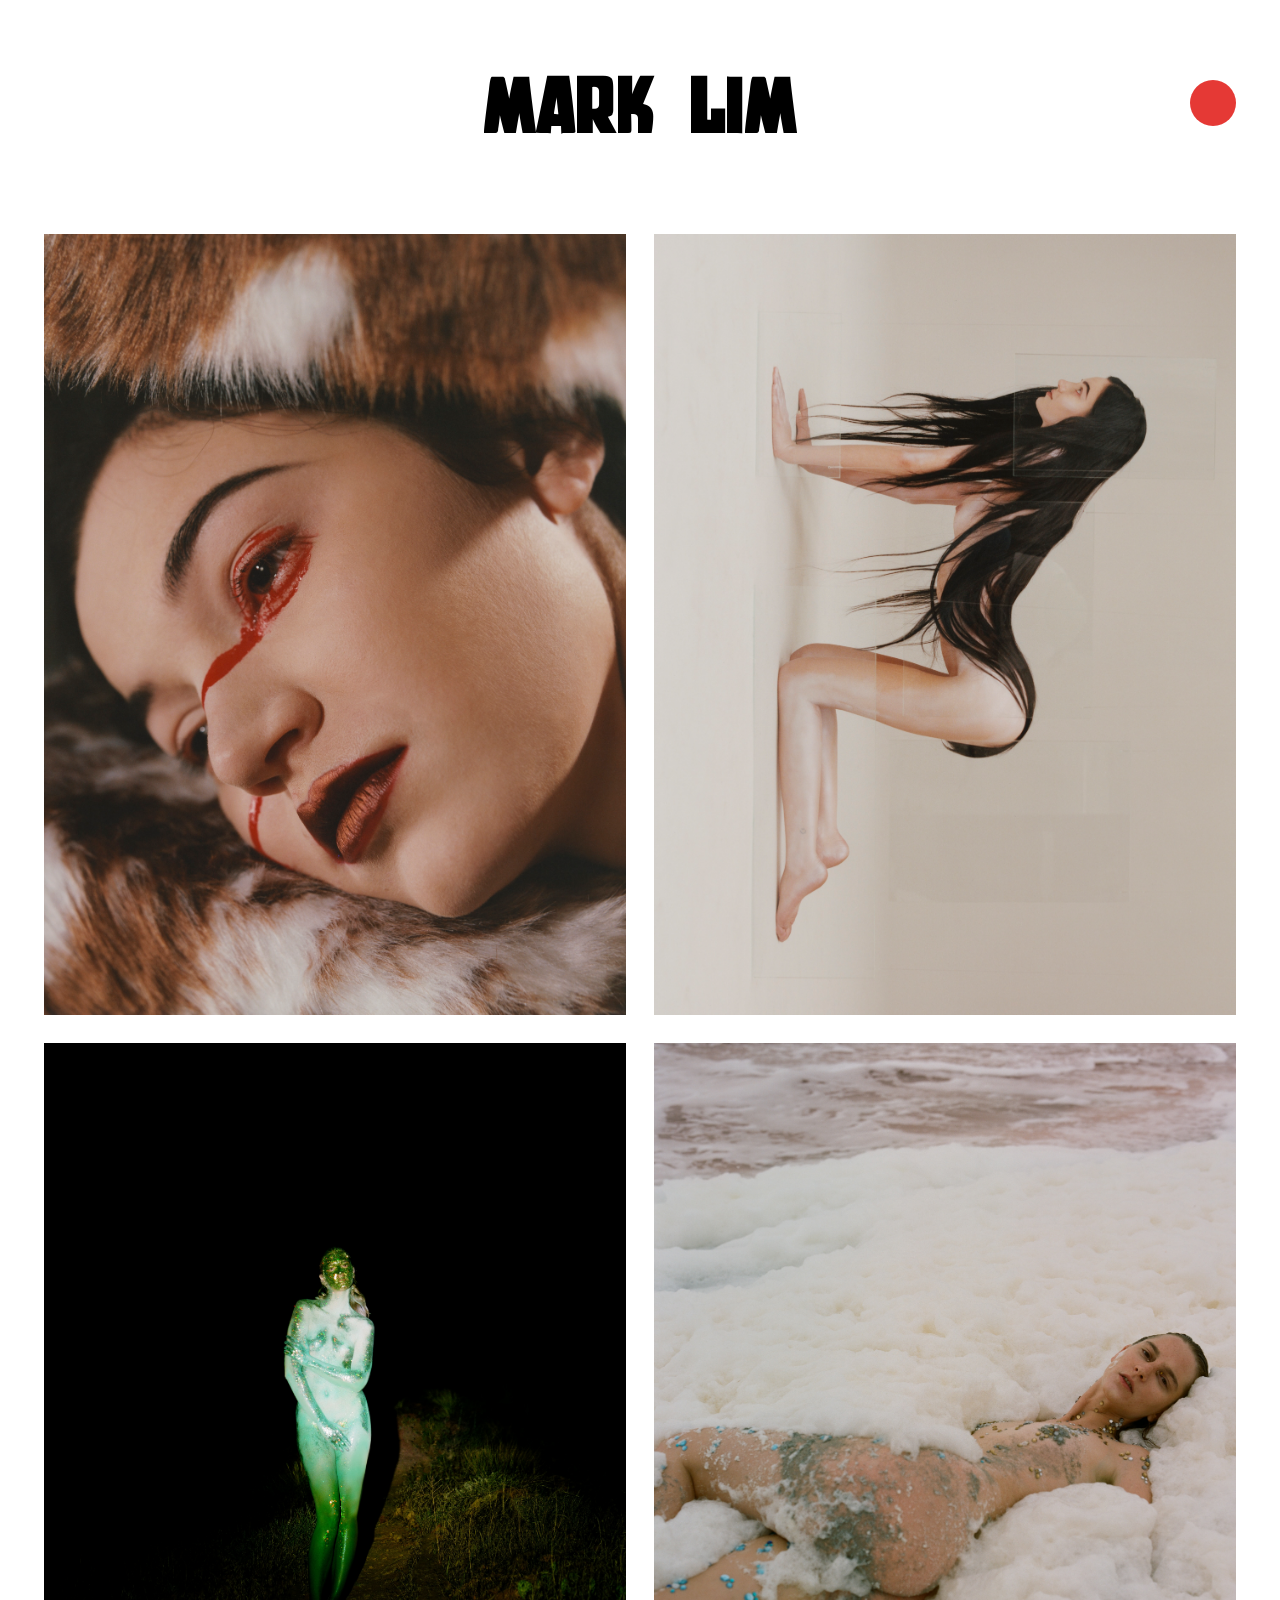
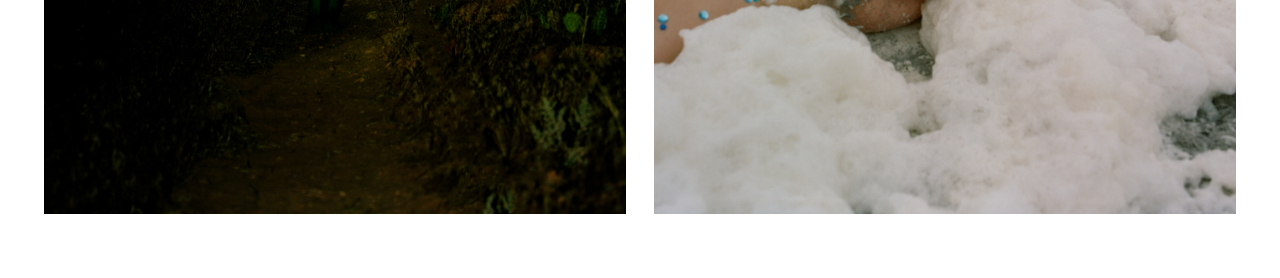
<file: index.html>
<!doctype html>
<html lang="en">
  <head>
    <meta charset="utf-8" />
    <meta name="viewport" content="width=device-width,initial-scale=1" />
    <title>Mark Lim — Work</title>
    <link rel="stylesheet" href="./css/styles.css" />
  </head>
  <body>
    <div class="page">
      <header class="site-header">
        <h1 class="brand">MARK LIM</h1>

        <button
          class="menu-btn"
          type="button"
          aria-label="Open menu"
          data-menu-btn
        >
          <span class="bar" aria-hidden="true"></span>
        </button>
      </header>

      <main class="main">
        <section class="work-grid" aria-label="Selected work">
          <figure>
            <img src="./assets/img/image 1 left.jpg" alt="Work image 1" />
          </figure>
          <figure>
            <img src="./assets/img/image 1 right.jpg" alt="Work image 2" />
          </figure>
          <figure>
            <img src="./assets/img/image 2 left.jpg" alt="Work image 3" />
          </figure>
          <figure>
            <img src="./assets/img/image 2 right.jpg" alt="Work image 4" />
          </figure>
        </section>
      </main>
    </div>

    <!-- Menu Overlay -->
    <div class="menu-overlay" data-menu-overlay aria-hidden="true">
      <div class="menu-inner">
        <nav class="menu-links" aria-label="Main navigation">
          <a href="./about.html">ABOUT</a>
          <a href="./index.html">WORK</a>
          <a href="./reel.html">REEL</a>
          <a href="./contact.html">CONTACT</a>
        </nav>
      </div>
    </div>

    <script src="./js/menu.js"></script>
  </body>
</html>
</file>
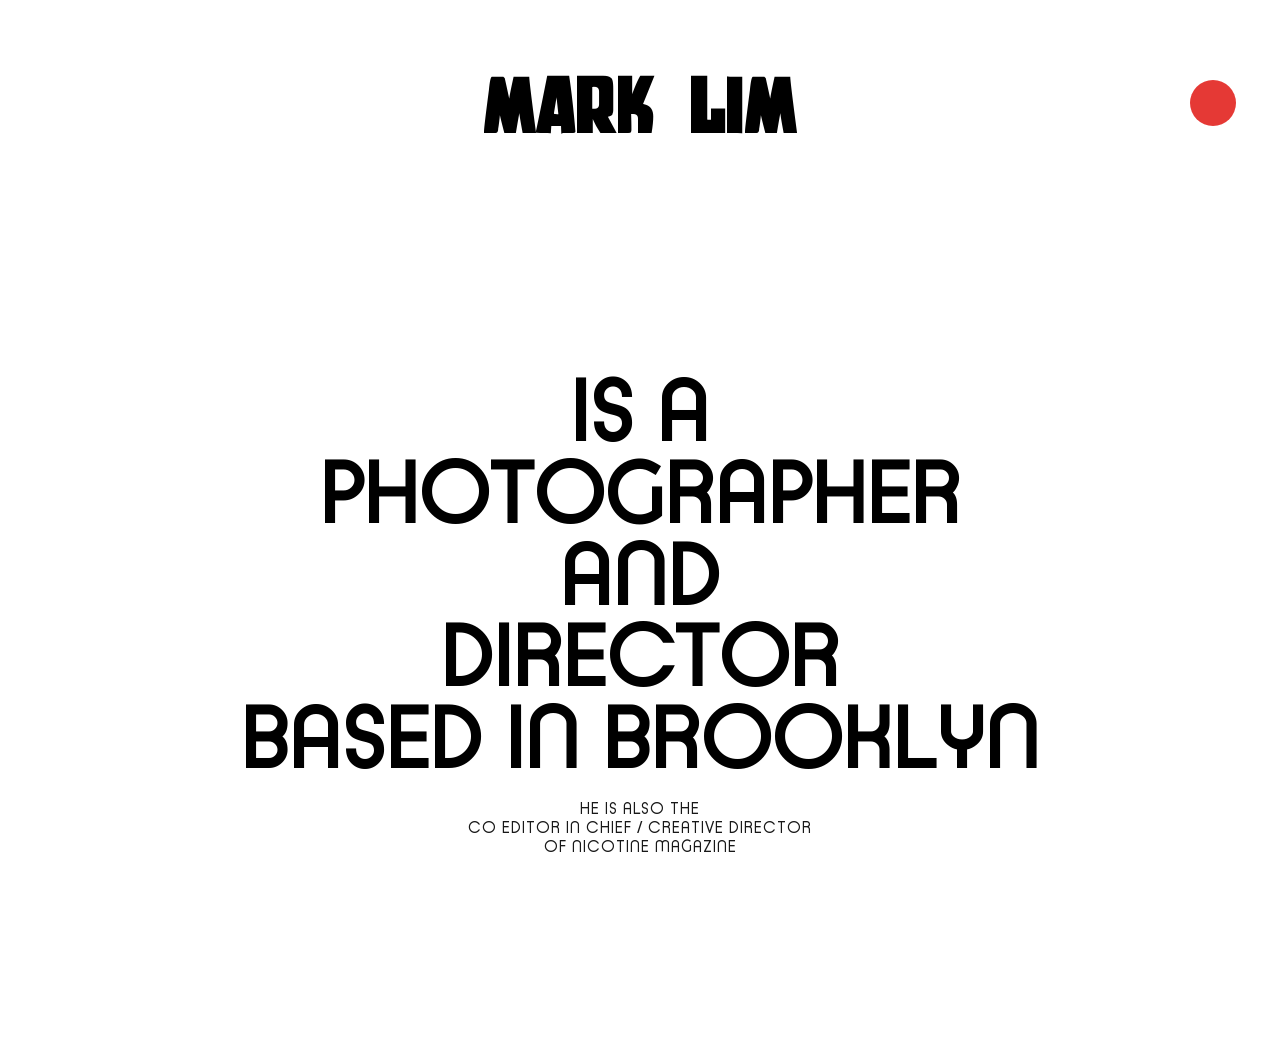
<file: about.html>
<!doctype html>
<html lang="en">
<head>
  <meta charset="utf-8" />
  <meta name="viewport" content="width=device-width,initial-scale=1" />
  <title>Mark Lim — About</title>
  <link rel="stylesheet" href="./css/styles.css" />
</head>
<body>
  <div class="page">
    <header class="site-header">
      <h1 class="brand">MARK LIM</h1>

      <button class="menu-btn" type="button" aria-label="Open menu" data-menu-btn>
        <span class="bar" aria-hidden="true"></span>
      </button>
    </header>

    <main class="main">
      <section class="about-wrap" aria-label="About">
        <div>
          <h2 class="about-title">
            IS A<br />
            PHOTOGRAPHER<br />
            AND<br />
            DIRECTOR<br />
            BASED IN BROOKLYN
          </h2>

          <p class="about-sub">
            HE IS ALSO THE<br />
            CO EDITOR IN CHIEF / CREATIVE DIRECTOR<br />
            OF NICOTINE MAGAZINE
          </p>
        </div>
      </section>
    </main>
  </div>

  <!-- Menu Overlay -->
  <div class="menu-overlay" data-menu-overlay aria-hidden="true">
    <div class="menu-inner">
      <nav class="menu-links" aria-label="Main navigation">
        <a href="./about.html">ABOUT</a>
        <a href="./index.html">WORK</a>
        <a href="./reel.html">REEL</a>
        <a href="./contact.html">CONTACT</a>
      </nav>
    </div>
  </div>

  <script src="./js/menu.js"></script>
</body>
</html>
</file>
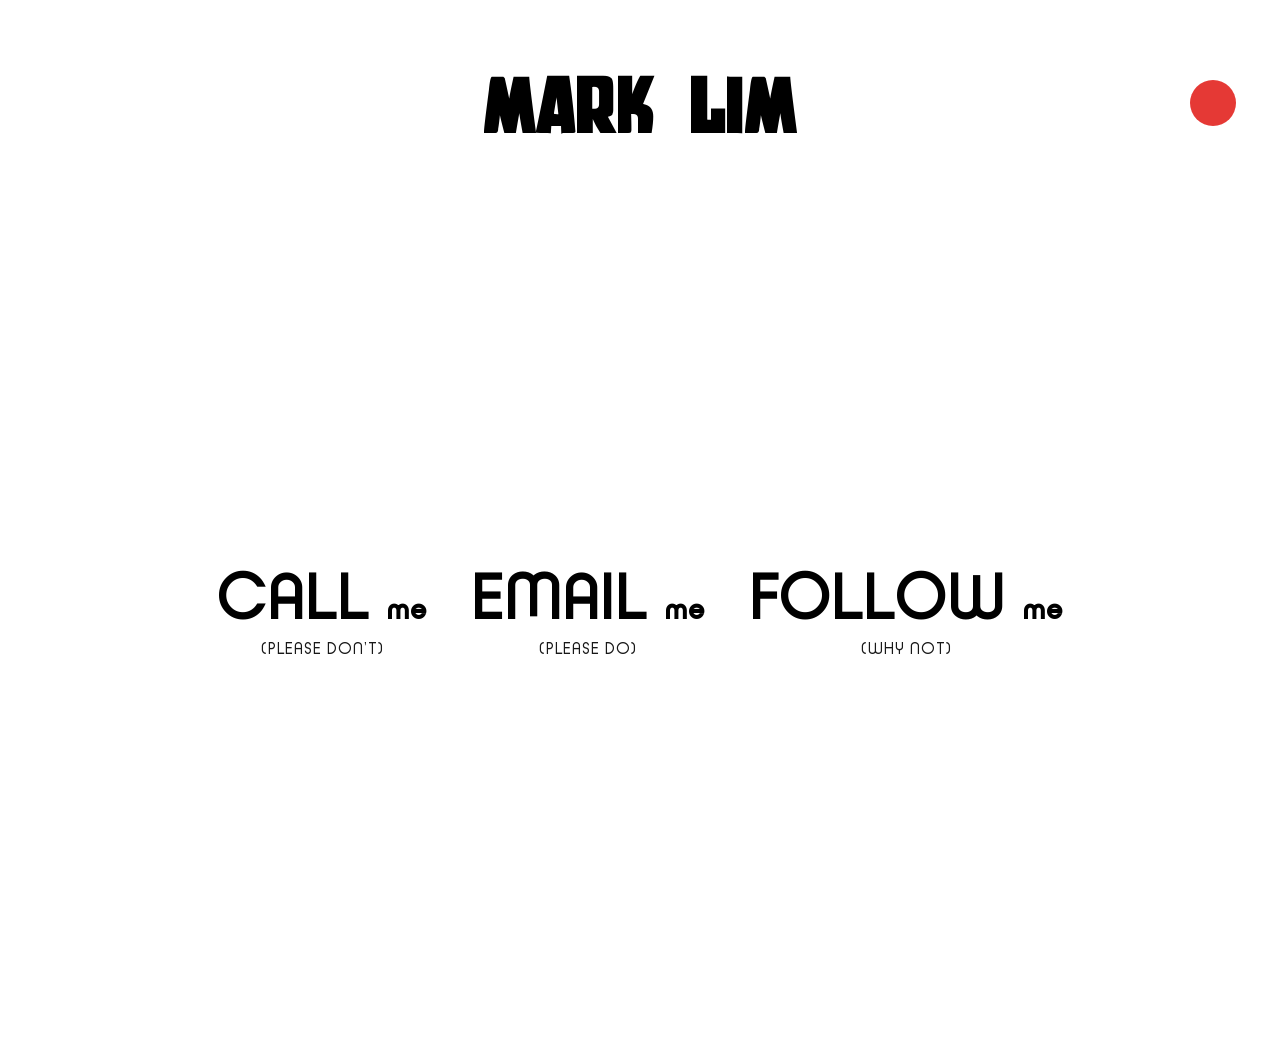
<file: contact.html>
<!doctype html>
<html lang="en">
<head>
  <meta charset="utf-8" />
  <meta name="viewport" content="width=device-width,initial-scale=1" />
  <title>Mark Lim — Contact</title>
  <link rel="stylesheet" href="./css/styles.css" />
</head>
<body>
  <div class="page">
    <header class="site-header">
      <h1 class="brand">MARK LIM</h1>

      <button class="menu-btn" type="button" aria-label="Open menu" data-menu-btn>
        <span class="bar" aria-hidden="true"></span>
      </button>
    </header>

    <main class="main">
      <section class="contact-wrap" aria-label="Contact options">
        <div class="contact-row">
          <div class="contact-item">
            <h2>CALL <span>me</span></h2>
            <p>(PLEASE DON’T)</p>
            <!-- optional actual phone link:
            <p><a href="tel:+1XXXXXXXXXX">+1 (xxx) xxx-xxxx</a></p>
            -->
          </div>

          <div class="contact-item">
            <h2>EMAIL <span>me</span></h2>
            <p>(PLEASE DO)</p>
            <!-- optional:
            <p><a href="mailto:you@domain.com">you@domain.com</a></p>
            -->
          </div>

          <div class="contact-item">
            <h2>FOLLOW <span>me</span></h2>
            <p>(WHY NOT)</p>
            <!-- optional:
            <p><a href="https://instagram.com/yourhandle" target="_blank" rel="noreferrer">@yourhandle</a></p>
            -->
          </div>
        </div>
      </section>
    </main>
  </div>

  <!-- Menu Overlay -->
  <div class="menu-overlay" data-menu-overlay aria-hidden="true">
    <div class="menu-inner">
      <nav class="menu-links" aria-label="Main navigation">
        <a href="./about.html">ABOUT</a>
        <a href="./index.html">WORK</a>
        <a href="./reel.html">REEL</a>
        <a href="./contact.html">CONTACT</a>
      </nav>
    </div>
  </div>

  <script src="./js/menu.js"></script>
</body>
</html>
</file>
<file: css/styles.css>
/* --------------------
   Fonts
--------------------- */
@font-face {
  font-family: "ZaiKinematografi";
  src: url("../assets/zai_KinematografiaPolska1908solid.otf") format("opentype");
  font-weight: 400;
  font-style: normal;
}

@font-face {
  font-family: "TypoRing";
  src: url("../assets/Typo Ring Regular Demo.otf") format("opentype");
  font-weight: 400;
  font-style: normal;
}

/* --------------------
   Base
--------------------- */
:root {
  --bg: #ffffff;
  --text: #000000;
  --red: #e53935;

  --max-width: 1600px;
  --header-top-pad: 80px;
  --side-pad: 44px;
}

* { box-sizing: border-box; }

html, body {
  height: 100%;
  margin: 0;
  background: var(--bg);
  color: var(--text);
}

body {
  font-family: "TypoRing", system-ui, -apple-system, Segoe UI, Roboto, Arial, sans-serif;
}

/* --------------------
   Header / Layout
--------------------- */
.page {
  min-height: 100vh;
  position: relative;
}

.site-header {
  position: relative;
  z-index: 100;
  padding-top: var(--header-top-pad);
  padding-left: var(--side-pad);
  padding-right: var(--side-pad);
}

.brand {
  text-align: center;
  font-family: "ZaiKinematografi", Impact, Haettenschweiler, "Arial Narrow Bold", sans-serif;
  font-size: 54px;
  letter-spacing: 3px;
  line-height: 1;
  margin: 0;
  user-select: none;
}

/* Red dot button */
.menu-btn {
  position: absolute;
  top: var(--header-top-pad);
  right: var(--side-pad);
  width: 46px;
  height: 46px;
  border-radius: 999px;
  background: var(--red);
  border: none;
  cursor: pointer;
  display: flex;
  align-items: center;
  justify-content: flex-end;
  padding: 0;
  overflow: visible;
}

.menu-btn:focus {
  outline: none;
}

/* The "white bar" appears in OPEN state to match screenshot */
.menu-btn .bar {
  width: 50px;
  height: 10px;
  background: var(--bg);
  opacity: 0;
  border-radius: 0;
  transform: scaleX(0);
  transform-origin: left center;
  transition: opacity 280ms ease, transform 280ms ease;
  margin-left: -92px;
}

.menu-btn.is-open .bar {
  opacity: 1;
  transform: scaleX(1);
  transition-duration: 180ms;
  transition-delay: 120ms;
}

/* --------------------
   Main content wrapper
--------------------- */
.main {
  max-width: var(--max-width);
  margin: 0 auto;
  padding: 100px var(--side-pad) 64px;
}

/* --------------------
   WORK page (2 images side-by-side)
--------------------- */
.work-grid {
  display: grid;
  grid-template-columns: 1fr 1fr;
  gap: 28px;
  align-items: start;
  margin-top: 0;
}

.work-grid figure {
  margin: 0;
}

.work-grid img {
  width: 100%;
  height: auto;
  display: block;
}

/* --------------------
   ABOUT page (centered typography)
--------------------- */
.about-wrap {
  min-height: calc(100vh - 140px);
  display: grid;
  place-items: center;
  text-align: center;
}

.about-title {
  font-family: "TypoRing", system-ui, sans-serif;
  font-size: 86px;
  letter-spacing: 2px;
  line-height: 0.95;
  margin: 0 0 18px;
}

.about-sub {
  font-family: "TypoRing", system-ui, sans-serif;
  font-size: 16px;
  letter-spacing: 1px;
  text-transform: uppercase;
  opacity: 0.9;
  margin: 0;
}

/* --------------------
   CONTACT page
--------------------- */
.contact-wrap {
  min-height: calc(100vh - 140px);
  display: grid;
  place-items: center;
}

.contact-row {
  display: flex;
  gap: 44px;
  align-items: flex-start;
  justify-content: center;
  text-align: center;
  flex-wrap: nowrap;
}

.contact-item h2 {
  font-family: "TypoRing", system-ui, sans-serif;
  font-size: 62px;
  letter-spacing: 2px;
  margin: 0;
  line-height: 0.95;
}

.contact-item h2 span {
  font-size: 34px;
  letter-spacing: 1px;
}

.contact-item p {
  margin: 10px 0 0;
  font-size: 16px;
  letter-spacing: 1px;
  opacity: 0.9;
  text-transform: uppercase;
}

.contact-item a {
  color: inherit;
  text-decoration: none;
}
.contact-item a:hover {
  text-decoration: underline;
}

/* --------------------
   REEL page (full-screen video)
--------------------- */
.reel {
  position: fixed;
  inset: 0;
  background: #000;
  z-index: 0;
}

.reel video {
  width: 100%;
  height: 100%;
  object-fit: cover; /* change to 'contain' if you want letterbox instead */
  display: block;
}

/* Keep header/menu above video */
.reel-page .site-header {
  position: relative;
  z-index: 60;
}

.reel-page .brand {
  color: #000; /* your screenshot is black over a light video frame */
}

.reel-page .menu-btn .bar {
  background: transparent;
}

.reel-page .menu-btn.is-open .bar {
  background: var(--bg);
}

/* --------------------
   Menu Overlay
--------------------- */
.menu-overlay {
  position: fixed;
  inset: 0;
  background: #fff;
  z-index: 50;

  /* fade-in */
  opacity: 0;
  visibility: hidden;
  pointer-events: none;
  transition: opacity 400ms ease, visibility 0s linear 400ms;
}

.menu-overlay.is-open {
  opacity: 1;
  visibility: visible;
  pointer-events: auto;
  transition: opacity 400ms ease;
}

.menu-inner {
  height: 100%;
  padding: 0 var(--side-pad) 0 calc(var(--side-pad) + 40px);
  display: flex;
  align-items: center;
  justify-content: flex-start;
}

.menu-links {
  display: grid;
  gap: 10px;
  transition: opacity 220ms ease, transform 220ms ease;
  will-change: opacity, transform;
}

.menu-overlay.is-navigating .menu-links {
  opacity: 0;
  transform: translateY(10px);
  pointer-events: none;
}

.menu-links a {
  font-family: "TypoRing", system-ui, sans-serif;
  font-size: 78px;
  letter-spacing: 2px;
  text-decoration: none;
  color: #000;
  line-height: 0.95;
}

.menu-links a:hover {
  opacity: 0.75;
}

/* --------------------
   Responsive
--------------------- */
@media (max-width: 900px) {
  .brand { font-size: 44px; }
  .work-grid { grid-template-columns: 1fr; gap: 28px; }
  .about-title { font-size: 62px; }
  .menu-links a { font-size: 56px; }
  .contact-item h2 { font-size: 52px; }
}

@media (max-width: 520px) {
  :root { --side-pad: 18px; }
  .brand { 
    font-size: 32px; 
    letter-spacing: 4px;
  }
  .menu-btn { right: var(--side-pad); }
  .menu-inner { padding-top: 120px; }
  .menu-links a { font-size: 40px; }
  .about-title { 
    font-size: 48px; 
  }
  .about-sub { 
    font-size: 14px; 
  }
  .about-wrap {
    min-height: auto;
    padding: 40px 0;
  }
  .contact-wrap {
    min-height: auto;
    padding: 40px 0;
  }
  .contact-row {
    flex-direction: column;
    gap: 32px;
  }
  .contact-item h2 { 
    font-size: 36px; 
  }
  .contact-item h2 span { 
    font-size: 24px; 
  }
  .contact-item p { 
    font-size: 14px; 
  }
  .contact-item {
    text-align: left;
  }
}
</file>
